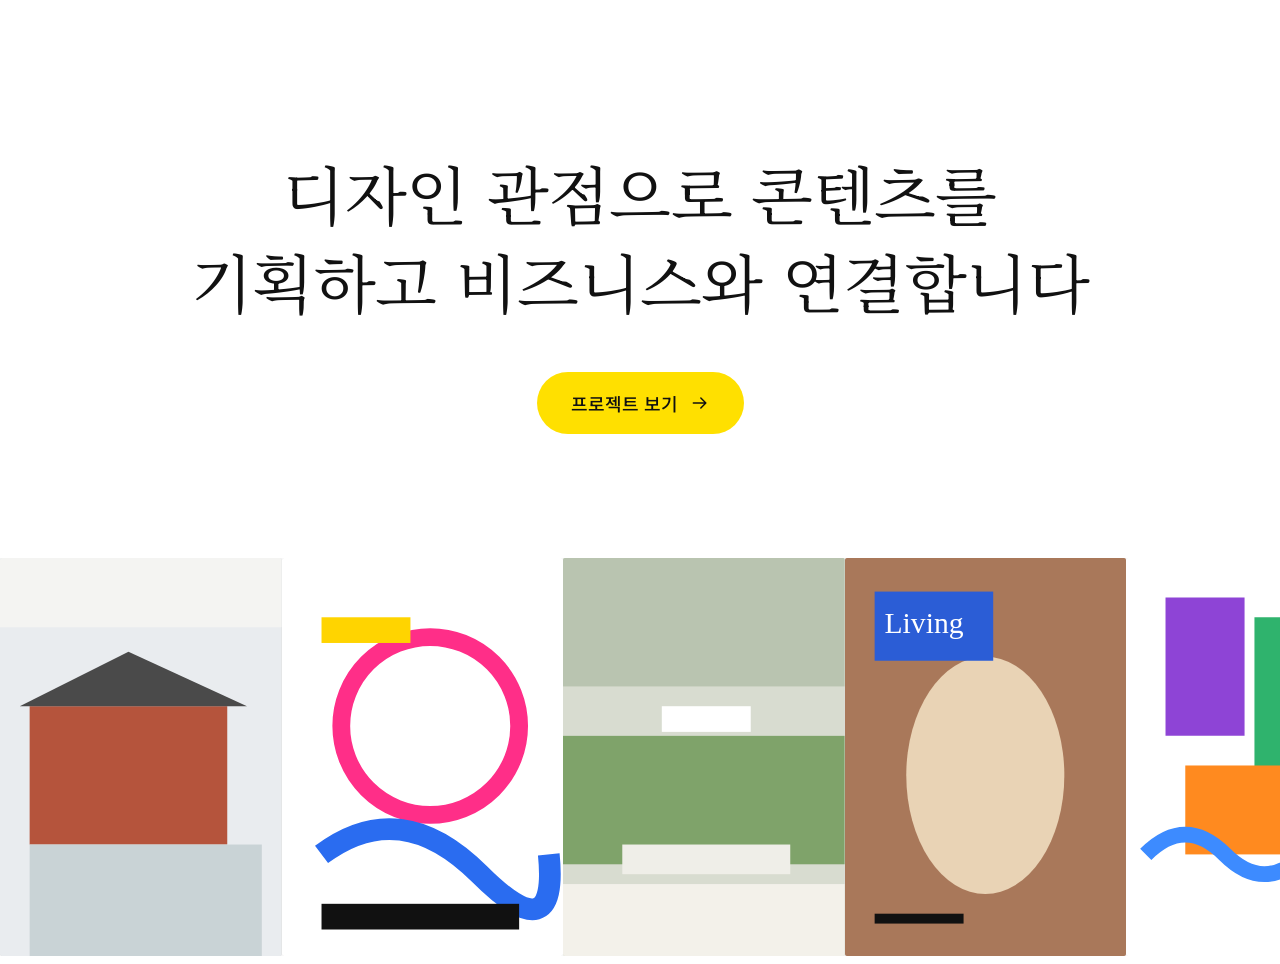
<file: clone.html>
<!doctype html>
<html lang="ko">
<head>
<meta charset="utf-8">
<meta name="viewport" content="width=device-width, initial-scale=1">
<title>디자인 관점으로 콘텐츠를 기획하고 비즈니스와 연결합니다</title>
<link rel="preconnect" href="https://fonts.googleapis.com">
<link rel="preconnect" href="https://fonts.gstatic.com" crossorigin>
<link href="https://fonts.googleapis.com/css2?family=Noto+Sans+KR:wght@400;500;700&family=Noto+Serif+KR:wght@400;500&display=swap" rel="stylesheet">
<style>
  :root {
    --bg: #ffffff;
    --fg: #111111;
    --muted: #6b6b6b;
    --accent: #ffe000;
    --card-radius: 2px;
  }
  @media (prefers-color-scheme: dark) {
    :root:not([data-theme="light"]) {
      --bg: #0f0f0f;
      --fg: #f5f5f5;
      --muted: #9a9a9a;
      --accent: #ffe000;
    }
  }
  :root[data-theme="dark"] {
    --bg: #0f0f0f;
    --fg: #f5f5f5;
    --muted: #9a9a9a;
  }

  * { box-sizing: border-box; margin: 0; padding: 0; }

  body {
    background: var(--bg);
    color: var(--fg);
    font-family: "Noto Sans KR", system-ui, -apple-system, sans-serif;
    min-height: 100vh;
    overflow-x: hidden;
    -webkit-font-smoothing: antialiased;
  }

  .hero {
    min-height: 62vh;
    display: flex;
    flex-direction: column;
    align-items: center;
    justify-content: center;
    text-align: center;
    padding: 96px 16px 72px;
  }

  .hero h1 {
    font-family: "Noto Serif KR", serif;
    font-weight: 400;
    font-size: clamp(30px, 5.2vw, 64px);
    line-height: 1.38;
    letter-spacing: -0.01em;
    word-break: keep-all;
  }

  .cta {
    margin-top: 48px;
    display: inline-flex;
    align-items: center;
    gap: 12px;
    height: 62px;
    padding: 0 34px;
    border-radius: 999px;
    background: var(--accent);
    color: #111;
    font-size: 18px;
    font-weight: 500;
    text-decoration: none;
    border: 0;
    cursor: pointer;
    transition: transform .2s ease, box-shadow .2s ease;
  }
  .cta:hover { transform: translateY(-2px); box-shadow: 0 10px 24px rgba(0,0,0,.12); }
  .cta:focus-visible { outline: 3px solid #111; outline-offset: 4px; }
  .cta svg { width: 20px; height: 20px; }

  /* ---------- strip ---------- */
  .strip {
    position: relative;
    overflow: hidden;
    padding-bottom: 8px;
  }
  .track {
    display: flex;
    gap: 0;
    width: max-content;
    animation: scroll 40s linear infinite;
  }
  .strip:hover .track { animation-play-state: paused; }

  .card {
    flex: 0 0 auto;
    width: clamp(200px, 22vw, 285px);
    aspect-ratio: 285 / 403;
    position: relative;
    overflow: hidden;
    background: #ddd;
    border-radius: var(--card-radius);
    transition: transform .4s ease;
  }
  .card:hover { transform: scale(1.02); z-index: 1; }
  .card svg { width: 100%; height: 100%; display: block; }

  @keyframes scroll {
    from { transform: translateX(0); }
    to   { transform: translateX(-50%); }
  }

  @media (prefers-reduced-motion: reduce) {
    .track { animation: none; }
  }

  @media (max-width: 640px) {
    .hero { min-height: 56vh; padding: 72px 16px 56px; }
    .cta { height: 54px; padding: 0 26px; font-size: 16px; margin-top: 36px; }
  }
</style>
</head>
<body>

<section class="hero">
  <h1>디자인 관점으로 콘텐츠를<br>기획하고 비즈니스와 연결합니다</h1>
  <a class="cta" href="#projects">
    프로젝트 보기
    <svg viewBox="0 0 24 24" fill="none" stroke="currentColor" stroke-width="1.8" stroke-linecap="round" stroke-linejoin="round" aria-hidden="true">
      <path d="M4 12h15M13 6l6 6-6 6"/>
    </svg>
  </a>
</section>

<section class="strip" id="projects" aria-label="프로젝트 미리보기">
  <div class="track" id="track">
    <!-- JS로 카드가 복제되어 무한 루프를 만듭니다 -->
  </div>
</section>

<script>
  // 원본 제작 일러스트(추상 도형) — 실제 잡지 표지/이미지 대신 사용하는 플레이스홀더
  const arts = [
    // 1. 건축 사진 느낌의 플레이스홀더
    `<svg viewBox="0 0 285 403" preserveAspectRatio="xMidYMid slice">
       <rect width="285" height="403" fill="#e9ecef"/>
       <rect y="0" width="285" height="70" fill="#f4f4f2"/>
       <rect x="30" y="150" width="200" height="140" fill="#b5543c"/>
       <polygon points="20,150 130,95 250,150" fill="#4a4a4a"/>
       <rect x="30" y="290" width="235" height="113" fill="#c9d3d6"/>
     </svg>`,
    // 2. 그래픽 포스터 느낌
    `<svg viewBox="0 0 285 403" preserveAspectRatio="xMidYMid slice">
       <rect width="285" height="403" fill="#ffffff"/>
       <circle cx="150" cy="170" r="90" fill="none" stroke="#ff2e88" stroke-width="18"/>
       <path d="M40 300 Q120 240 200 320 T270 300" stroke="#2a6cf0" stroke-width="22" fill="none"/>
       <rect x="40" y="60" width="90" height="26" fill="#ffd400"/>
       <rect x="40" y="350" width="200" height="26" fill="#111"/>
     </svg>`,
    // 3. 인테리어 플레이스홀더
    `<svg viewBox="0 0 285 403" preserveAspectRatio="xMidYMid slice">
       <rect width="285" height="403" fill="#d8dcd0"/>
       <rect y="0" width="285" height="130" fill="#b9c4b0"/>
       <rect x="0" y="180" width="285" height="130" fill="#7fa36a"/>
       <rect x="60" y="290" width="170" height="30" fill="#efeee8"/>
       <rect x="0" y="330" width="285" height="73" fill="#f3f1ea"/>
       <rect x="100" y="150" width="90" height="26" fill="#ffffff"/>
     </svg>`,
    // 4. 세리프 타이포 포스터
    `<svg viewBox="0 0 285 403" preserveAspectRatio="xMidYMid slice">
       <rect width="285" height="403" fill="#a9785a"/>
       <ellipse cx="142" cy="220" rx="80" ry="120" fill="#e9d3b5"/>
       <rect x="30" y="34" width="120" height="70" fill="#2b5dd6"/>
       <text x="40" y="76" font-family="serif" font-size="30" fill="#fff">Living</text>
       <rect x="30" y="360" width="90" height="10" fill="#111"/>
     </svg>`,
    // 5. 컬러 블록 일러스트
    `<svg viewBox="0 0 285 403" preserveAspectRatio="xMidYMid slice">
       <rect width="285" height="403" fill="#ffffff"/>
       <path d="M40 40 L120 40 L120 180 L40 180 Z" fill="#8e44d6"/>
       <path d="M130 60 L230 60 L230 170 L130 240 Z" fill="#2fb36d"/>
       <rect x="60" y="210" width="170" height="90" fill="#ff8a1f"/>
       <path d="M20 300 Q60 260 100 300 T180 300 T270 300" stroke="#3d8bff" stroke-width="16" fill="none"/>
     </svg>`,
    // 6. 패션 사진 느낌의 플레이스홀더
    `<svg viewBox="0 0 285 403" preserveAspectRatio="xMidYMid slice">
       <rect width="285" height="403" fill="#f5f5f5"/>
       <rect x="0" y="0" width="285" height="60" fill="#ffffff"/>
       <text x="30" y="52" font-family="serif" font-size="34" fill="#a3203a">MAGAZINE</text>
       <ellipse cx="142" cy="220" rx="62" ry="80" fill="#e8c9b8"/>
       <rect x="60" y="300" width="165" height="103" fill="#1d1d1d"/>
       <circle cx="142" cy="368" r="14" fill="#c0203a"/>
     </svg>`
  ];

  // 카드 세트를 만들고 두 번 복제해 끊김 없는 무한 루프를 구성
  const track = document.getElementById('track');
  const set = arts.map((svg, i) => {
    const card = document.createElement('figure');
    card.className = 'card';
    card.setAttribute('aria-label', `프로젝트 ${i + 1}`);
    card.innerHTML = svg;
    return card;
  });
  [...set, ...set.map(c => c.cloneNode(true))].forEach(c => track.appendChild(c));
</script>

</body>
</html>
</file>
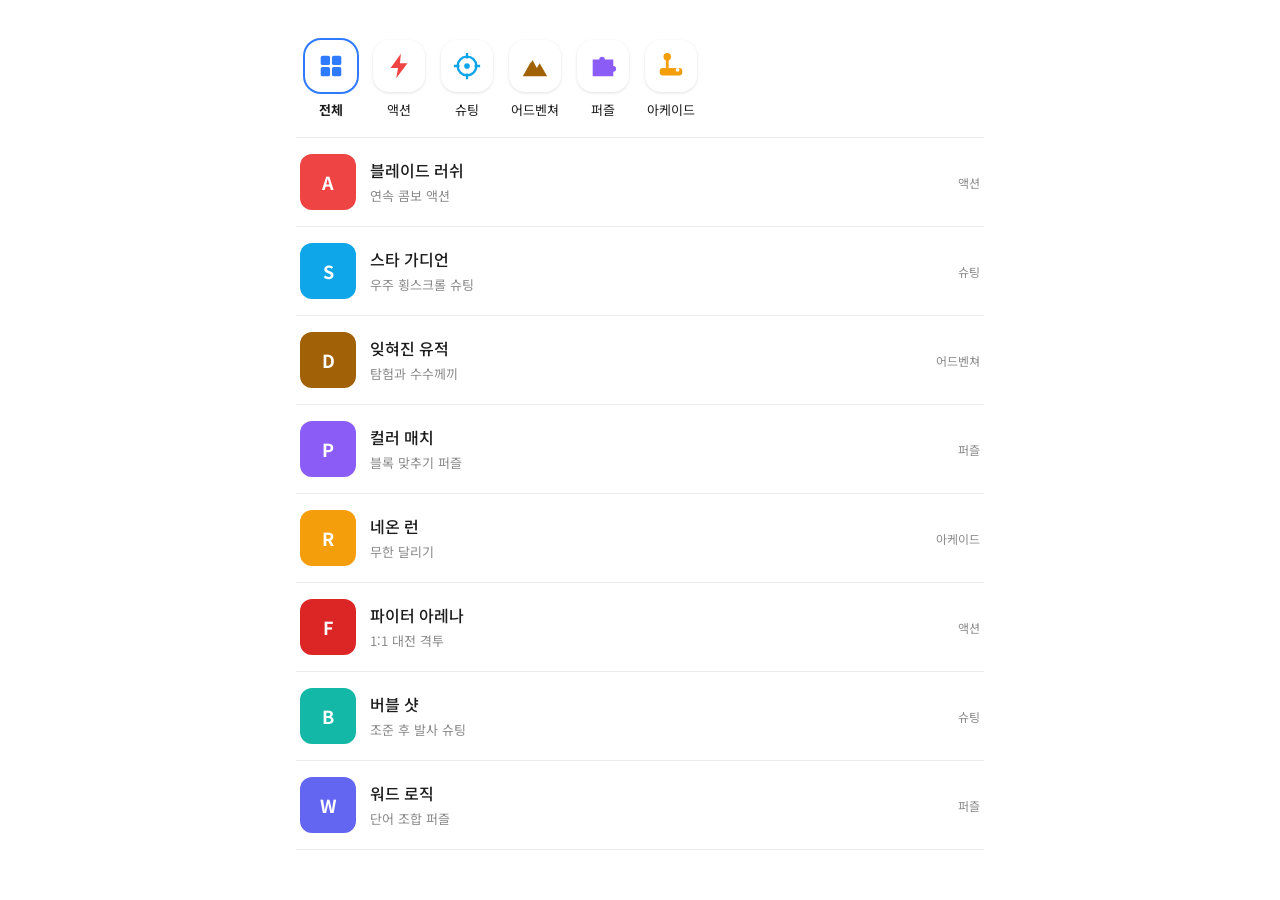
<file: menu-clone.html>
<!doctype html>
<html lang="ko">
<head>
<meta charset="utf-8">
<meta name="viewport" content="width=device-width, initial-scale=1">
<title>게임 장르 메뉴 & 게임 목록</title>
<link rel="preconnect" href="https://fonts.googleapis.com">
<link rel="preconnect" href="https://fonts.gstatic.com" crossorigin>
<link href="https://fonts.googleapis.com/css2?family=Noto+Sans+KR:wght@400;500;700&display=swap" rel="stylesheet">
<style>
  :root {
    --bg: #ffffff;
    --fg: #1d1d1d;
    --muted: #8a8a8a;
    --line: #ececec;
    --chip-bg: #f3f4f6;
    --accent: #2f7bff;
  }
  @media (prefers-color-scheme: dark) {
    :root:not([data-theme="light"]) {
      --bg: #121212;
      --fg: #f2f2f2;
      --muted: #9a9a9a;
      --line: #2a2a2a;
      --chip-bg: #1f1f1f;
    }
  }
  :root[data-theme="dark"] {
    --bg: #121212; --fg: #f2f2f2; --muted: #9a9a9a; --line: #2a2a2a; --chip-bg: #1f1f1f;
  }

  * { box-sizing: border-box; margin: 0; padding: 0; }
  body {
    background: var(--bg);
    color: var(--fg);
    font-family: "Noto Sans KR", system-ui, -apple-system, sans-serif;
    min-height: 100vh;
    overflow-x: hidden;
  }
  .wrap { max-width: 720px; margin: 0 auto; padding: 24px 16px 48px; }

  /* ---------- 상단 장르 메뉴 (네이버 스타일 아이콘 줄) ---------- */
  .genres {
    display: flex;
    gap: 6px;
    overflow-x: auto;
    padding: 12px 4px 14px;
    scrollbar-width: none;
    border-bottom: 1px solid var(--line);
  }
  .genres::-webkit-scrollbar { display: none; }

  .genre {
    flex: 0 0 auto;
    width: 62px;
    display: flex;
    flex-direction: column;
    align-items: center;
    gap: 8px;
    border: 0;
    background: none;
    color: var(--fg);
    font: inherit;
    font-size: 13px;
    padding: 4px 0;
    border-radius: 12px;
    cursor: pointer;
    transition: background .2s ease;
  }
  .genre:hover { background: var(--chip-bg); }
  .genre:focus-visible { outline: 2px solid var(--accent); outline-offset: 2px; }
  .genre[aria-selected="true"] .label { font-weight: 700; }
  .genre[aria-selected="true"] .ico { box-shadow: 0 0 0 2px var(--accent); }

  .ico {
    width: 52px;
    height: 52px;
    border-radius: 16px;
    display: grid;
    place-items: center;
    background: var(--bg);
    box-shadow: 0 1px 3px rgba(0,0,0,.12);
  }
  .ico svg { width: 30px; height: 30px; }

  /* ---------- 리스트 ---------- */
  .list { list-style: none; }
  .item {
    display: flex;
    align-items: center;
    gap: 14px;
    padding: 16px 4px;
    border-bottom: 1px solid var(--line);
  }
  .thumb {
    flex: 0 0 56px;
    height: 56px;
    border-radius: 12px;
    display: grid;
    place-items: center;
    color: #fff;
    font-weight: 700;
    font-size: 18px;
  }
  .meta { flex: 1; min-width: 0; }
  .meta strong { display: block; font-size: 16px; font-weight: 500; }
  .meta span { font-size: 13px; color: var(--muted); }
  .tag { font-size: 12px; color: var(--muted); white-space: nowrap; }
  .empty { padding: 40px 0; text-align: center; color: var(--muted); display: none; }

  @media (max-width: 480px) {
    .genre { width: 58px; }
    .ico { width: 48px; height: 48px; }
  }
</style>
</head>
<body>
<div class="wrap">

  <nav class="genres" role="tablist" aria-label="게임 장르">
    <button class="genre" role="tab" aria-selected="true" data-cat="전체">
      <span class="ico"><svg viewBox="0 0 32 32"><rect x="5" y="5" width="10" height="10" rx="2" fill="#2f7bff"/><rect x="17" y="5" width="10" height="10" rx="2" fill="#2f7bff"/><rect x="5" y="17" width="10" height="10" rx="2" fill="#2f7bff"/><rect x="17" y="17" width="10" height="10" rx="2" fill="#2f7bff"/></svg></span>
      <span class="label">전체</span>
    </button>
    <button class="genre" role="tab" aria-selected="false" data-cat="액션">
      <span class="ico"><svg viewBox="0 0 32 32"><path d="M18 3L7 18h8l-2 11 12-16h-8z" fill="#ef4444"/></svg></span>
      <span class="label">액션</span>
    </button>
    <button class="genre" role="tab" aria-selected="false" data-cat="슈팅">
      <span class="ico"><svg viewBox="0 0 32 32"><circle cx="16" cy="16" r="10" fill="none" stroke="#0ea5e9" stroke-width="2.5"/><circle cx="16" cy="16" r="3" fill="#0ea5e9"/><path d="M16 2v6M16 24v6M2 16h6M24 16h6" stroke="#0ea5e9" stroke-width="2.5"/></svg></span>
      <span class="label">슈팅</span>
    </button>
    <button class="genre" role="tab" aria-selected="false" data-cat="어드벤쳐">
      <span class="ico"><svg viewBox="0 0 32 32"><path d="M3 27L13 9l5 9 3-5 8 14z" fill="#a16207"/><path d="M13 9l-2 3" stroke="#fff" stroke-width="1.5"/></svg></span>
      <span class="label">어드벤쳐</span>
    </button>
    <button class="genre" role="tab" aria-selected="false" data-cat="퍼즐">
      <span class="ico"><svg viewBox="0 0 32 32"><path d="M5 9h7a3 3 0 1 1 6 0h9v7a3 3 0 1 1 0 6v5H5z" fill="#8b5cf6"/></svg></span>
      <span class="label">퍼즐</span>
    </button>
    <button class="genre" role="tab" aria-selected="false" data-cat="아케이드">
      <span class="ico"><svg viewBox="0 0 32 32"><rect x="4" y="18" width="24" height="8" rx="3" fill="#f59e0b"/><path d="M12 18V8" stroke="#f59e0b" stroke-width="3"/><circle cx="12" cy="6" r="4" fill="#f59e0b"/><circle cx="23" cy="20" r="2" fill="#fff"/></svg></span>
      <span class="label">아케이드</span>
    </button>
  </nav>

  <ul class="list" id="list">
    <li class="item" data-cat="액션"><div class="thumb" style="background:#ef4444">A</div><div class="meta"><strong>블레이드 러쉬</strong><span>연속 콤보 액션</span></div><span class="tag">액션</span></li>
    <li class="item" data-cat="슈팅"><div class="thumb" style="background:#0ea5e9">S</div><div class="meta"><strong>스타 가디언</strong><span>우주 횡스크롤 슈팅</span></div><span class="tag">슈팅</span></li>
    <li class="item" data-cat="어드벤쳐"><div class="thumb" style="background:#a16207">D</div><div class="meta"><strong>잊혀진 유적</strong><span>탐험과 수수께끼</span></div><span class="tag">어드벤쳐</span></li>
    <li class="item" data-cat="퍼즐"><div class="thumb" style="background:#8b5cf6">P</div><div class="meta"><strong>컬러 매치</strong><span>블록 맞추기 퍼즐</span></div><span class="tag">퍼즐</span></li>
    <li class="item" data-cat="아케이드"><div class="thumb" style="background:#f59e0b">R</div><div class="meta"><strong>네온 런</strong><span>무한 달리기</span></div><span class="tag">아케이드</span></li>
    <li class="item" data-cat="액션"><div class="thumb" style="background:#dc2626">F</div><div class="meta"><strong>파이터 아레나</strong><span>1:1 대전 격투</span></div><span class="tag">액션</span></li>
    <li class="item" data-cat="슈팅"><div class="thumb" style="background:#14b8a6">B</div><div class="meta"><strong>버블 샷</strong><span>조준 후 발사 슈팅</span></div><span class="tag">슈팅</span></li>
    <li class="item" data-cat="퍼즐"><div class="thumb" style="background:#6366f1">W</div><div class="meta"><strong>워드 로직</strong><span>단어 조합 퍼즐</span></div><span class="tag">퍼즐</span></li>
  </ul>
  <p class="empty" id="empty">해당 장르의 게임이 없습니다.</p>

</div>

<script>
  const genres = document.querySelectorAll('.genre');
  const items = document.querySelectorAll('#list .item');
  const empty = document.getElementById('empty');

  function applyFilter(cat) {
    let shown = 0;
    items.forEach(li => {
      const match = cat === '전체' || li.dataset.cat === cat;
      li.hidden = !match;
      if (match) shown++;
    });
    empty.style.display = shown === 0 ? 'block' : 'none';
  }

  genres.forEach(btn => {
    btn.addEventListener('click', () => {
      genres.forEach(b => b.setAttribute('aria-selected', 'false'));
      btn.setAttribute('aria-selected', 'true');
      applyFilter(btn.dataset.cat);
    });
  });
</script>
</body>
</html>
</file>
